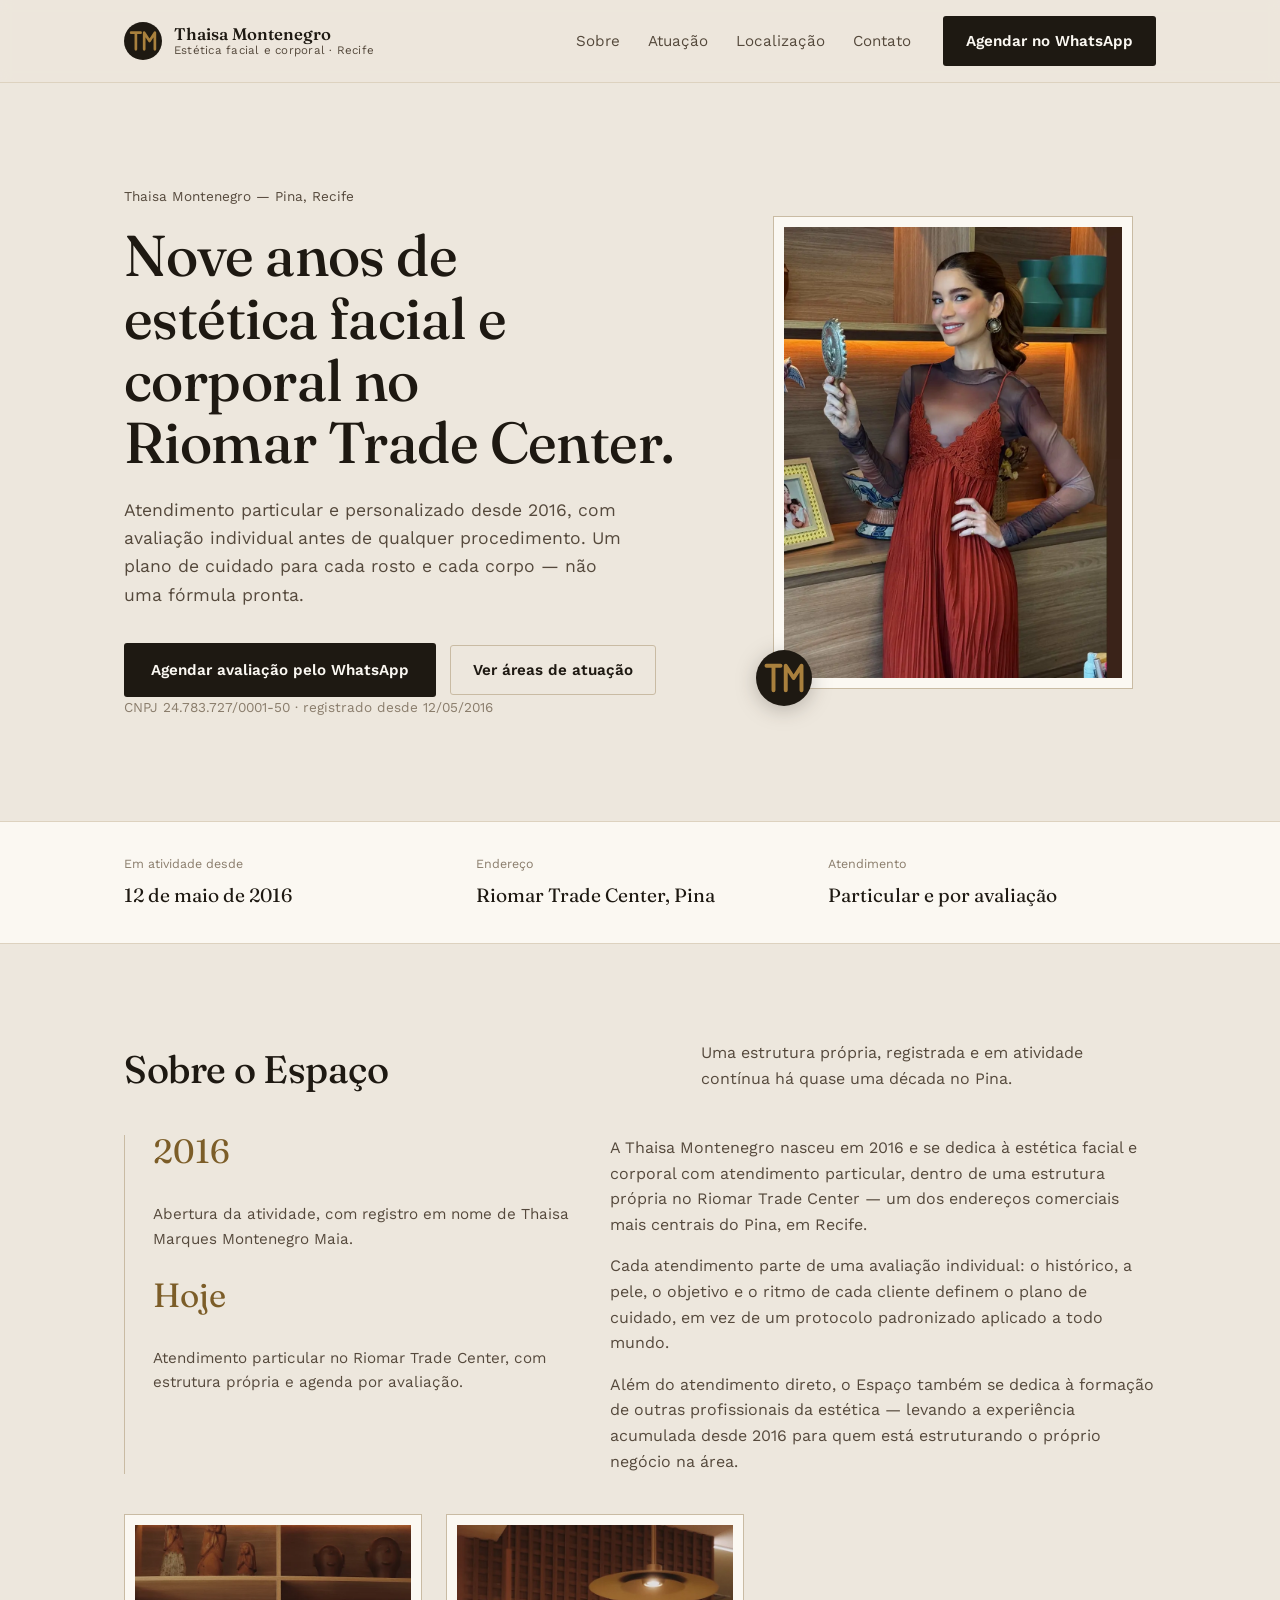
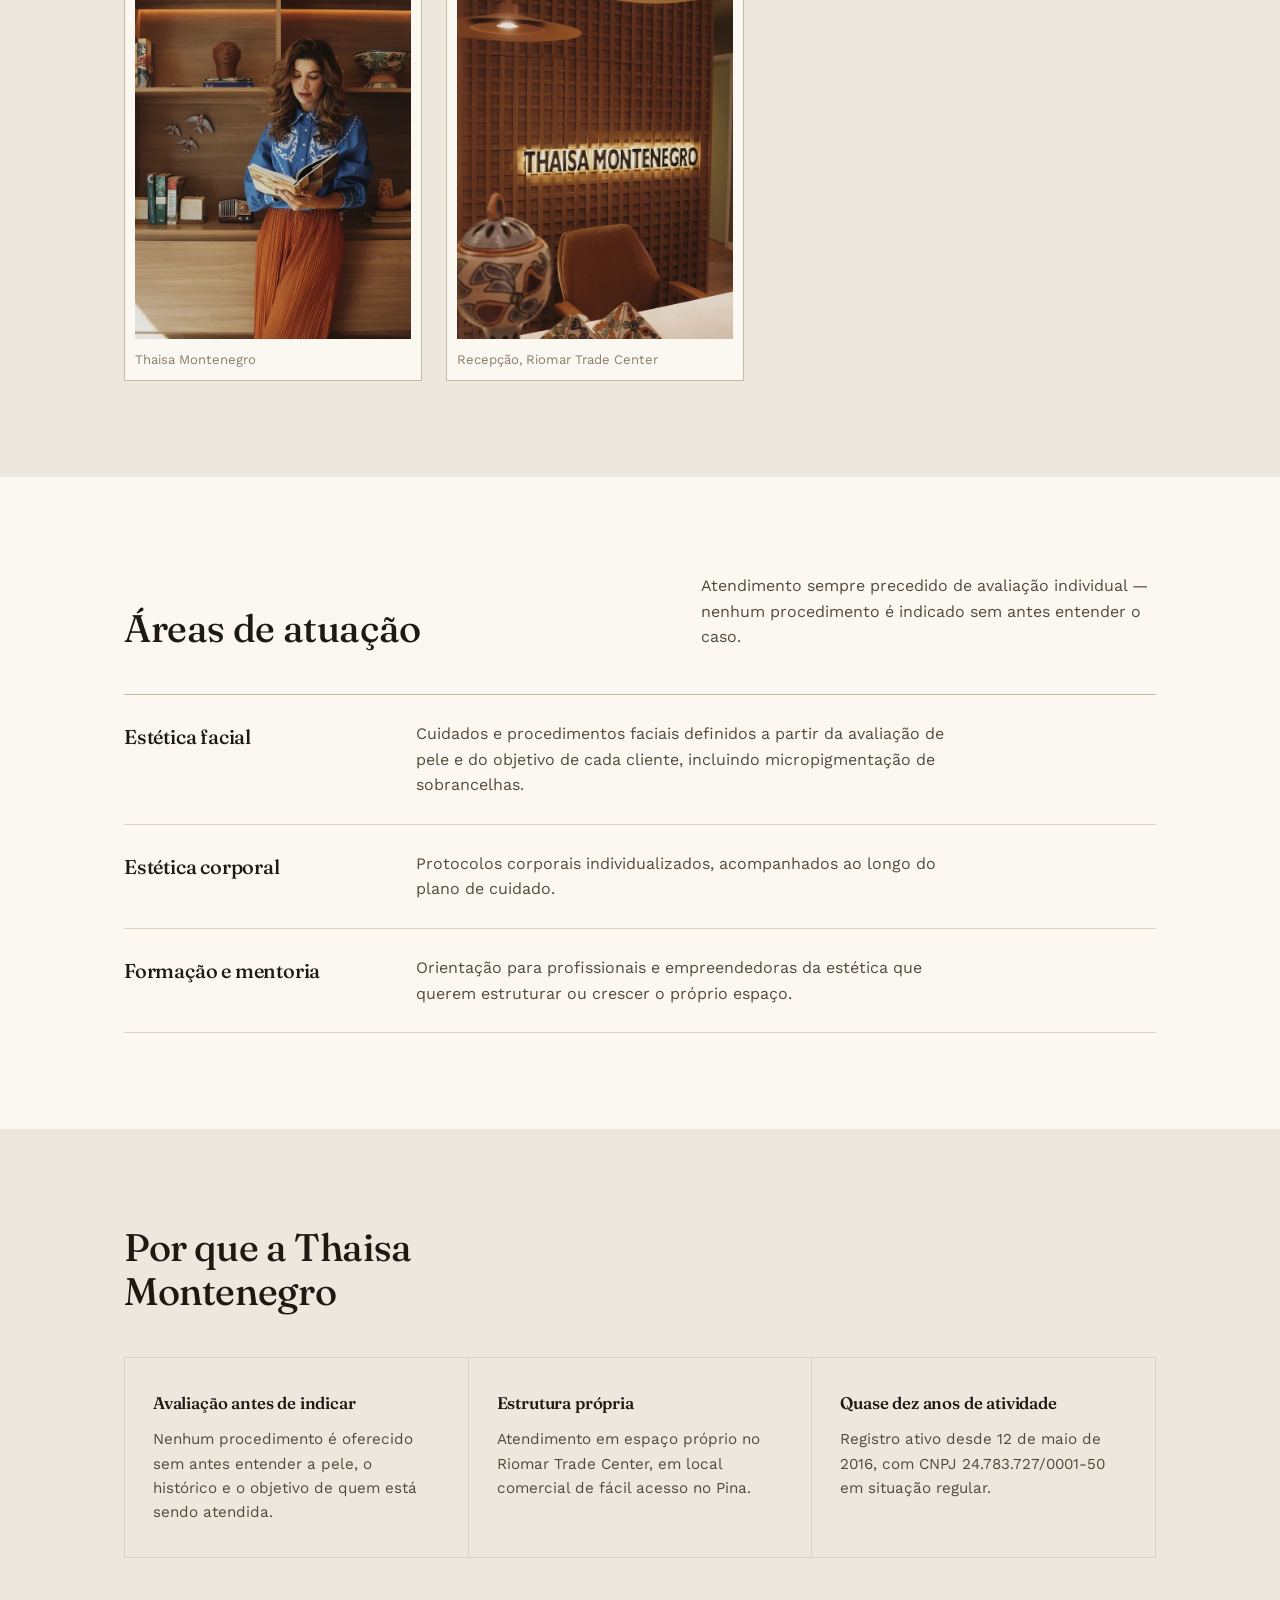
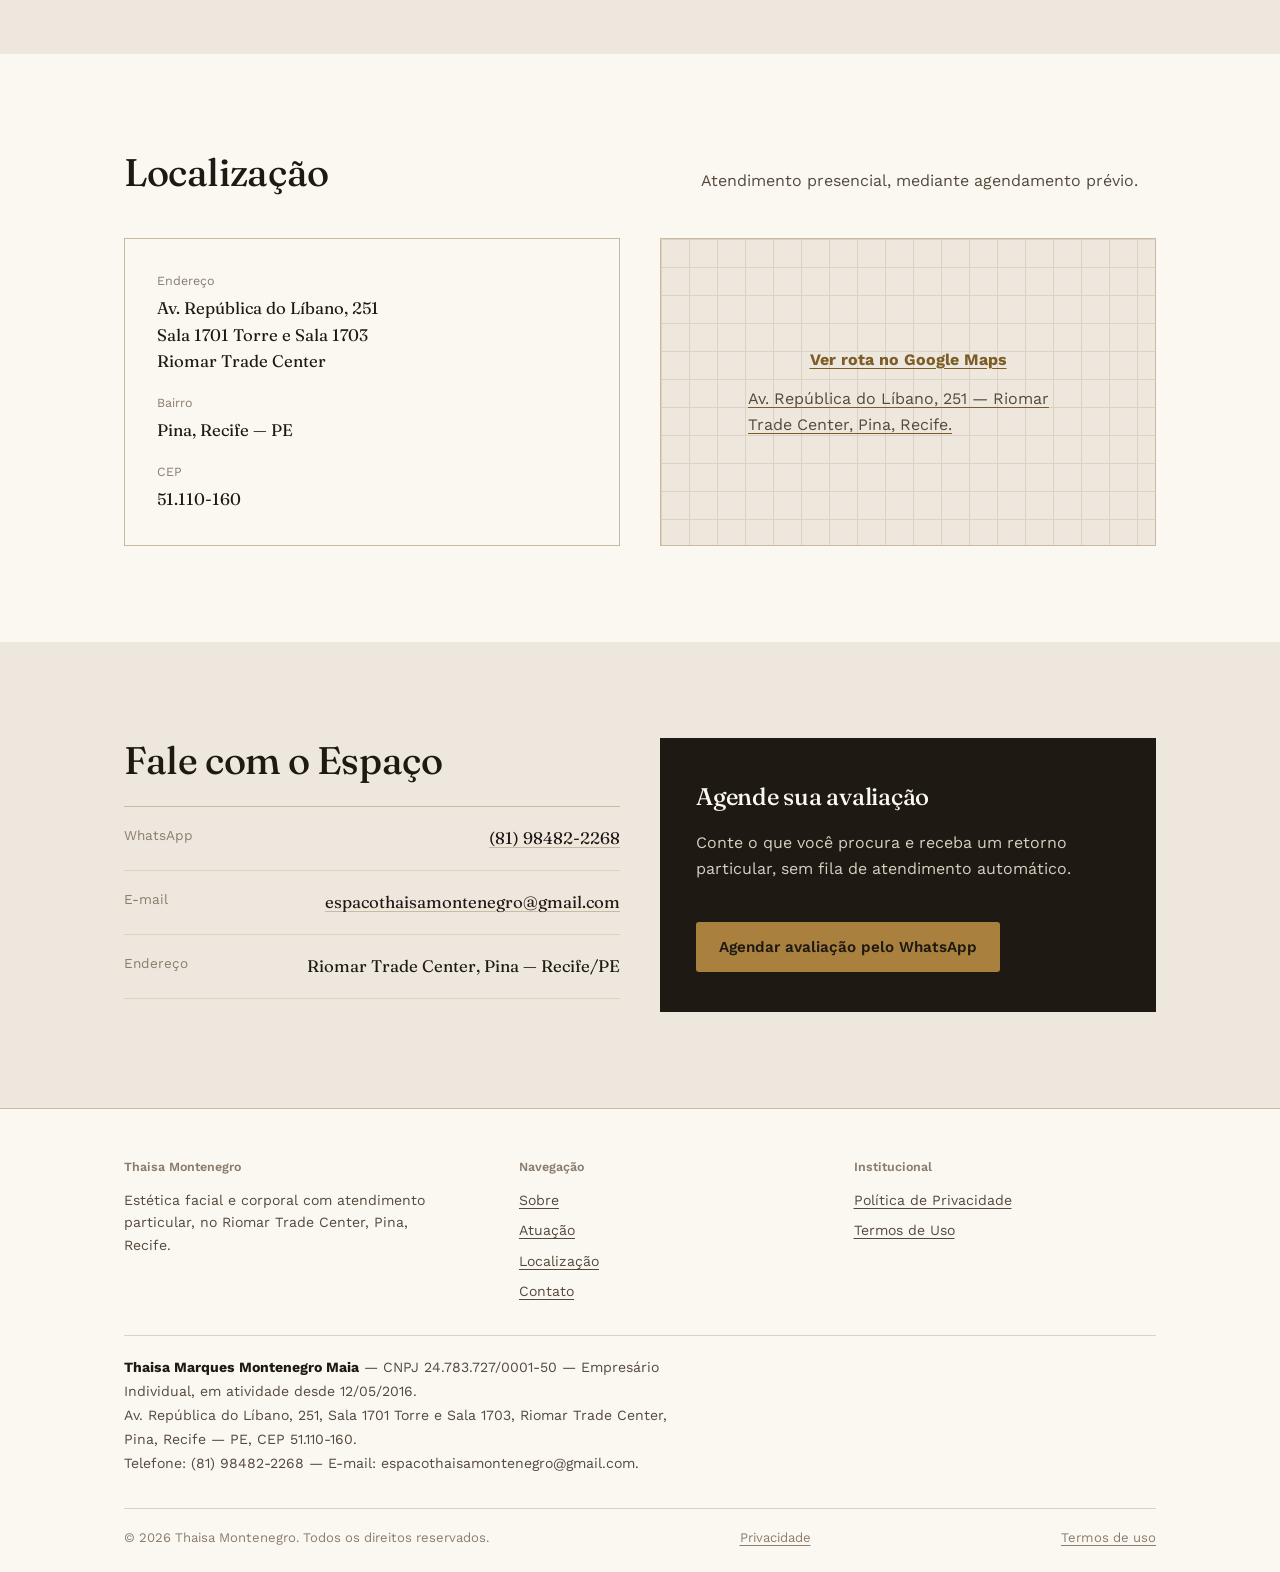
<file: index.html>
<!DOCTYPE html>
<html lang="pt-BR">
<head>
<meta charset="UTF-8">
<meta name="viewport" content="width=device-width, initial-scale=1">
<title>Thaisa Montenegro | Estética Facial e Corporal — Recife, PE</title>
<meta name="description" content="Thaisa Montenegro — estética facial e corporal no Riomar Trade Center, Pina, Recife. Atendimento particular e personalizado desde 2016. Agende uma avaliação.">
<link rel="canonical" href="https://lp.thaisamontenegro.com.br/">
<meta name="facebook-domain-verification" content="zdul8hhx5pyz36vgeh4pfaifzkhyc9" />

<link rel="icon" href="favicon.svg" type="image/svg+xml">
<link rel="alternate icon" href="favicon.svg">

<!-- Open Graph -->
<meta property="og:type" content="business.business">
<meta property="og:site_name" content="Thaisa Montenegro">
<meta property="og:title" content="Thaisa Montenegro | Estética Facial e Corporal — Recife, PE">
<meta property="og:description" content="Estética facial e corporal no Riomar Trade Center, Pina, Recife. Atendimento particular e personalizado desde 2016.">
<meta property="og:url" content="https://lp.thaisamontenegro.com.br/">
<meta property="og:image" content="https://lp.thaisamontenegro.com.br/assets/og-image.png">
<meta property="og:locale" content="pt_BR">

<!-- Twitter -->
<meta name="twitter:card" content="summary_large_image">
<meta name="twitter:title" content="Thaisa Montenegro | Estética Facial e Corporal — Recife, PE">
<meta name="twitter:description" content="Estética facial e corporal no Riomar Trade Center, Pina, Recife. Atendimento particular desde 2016.">
<meta name="twitter:image" content="https://lp.thaisamontenegro.com.br/assets/og-image.png">

<link rel="preconnect" href="https://fonts.googleapis.com">
<link rel="preconnect" href="https://fonts.gstatic.com" crossorigin>
<link href="https://fonts.googleapis.com/css2?family=Fraunces:ital,opsz,wght@0,9..144,380..620;1,9..144,380..500&family=Work+Sans:wght@400;500;600&display=swap" rel="stylesheet">

<link rel="stylesheet" href="styles.css">

<script type="application/ld+json">
{
  "@context": "https://schema.org",
  "@type": "BeautySalon",
  "name": "Thaisa Montenegro",
  "legalName": "Thaisa Marques Montenegro Maia",
  "taxID": "24.783.727/0001-50",
  "foundingDate": "2016-05-12",
  "description": "Estética facial e corporal com atendimento particular e personalizado, no Riomar Trade Center, Pina, Recife.",
  "address": {
    "@type": "PostalAddress",
    "streetAddress": "Av. República do Líbano, 251, Sala 1701 Torre e Sala 1703, Riomar Trade Center",
    "addressLocality": "Recife",
    "addressRegion": "PE",
    "postalCode": "51110-160",
    "addressCountry": "BR"
  },
  "telephone": "+55-81-98482-2268",
  "email": "espacothaisamontenegro@gmail.com",
  "url": "https://lp.thaisamontenegro.com.br/",
  "image": "https://lp.thaisamontenegro.com.br/assets/og-image.png"
}
</script>
</head>
<body>
<a class="skip-link" href="#conteudo">Pular para o conteúdo</a>

<header class="site-header">
  <div class="wrap">
    <a class="brand" href="#topo">
      <svg class="mark" viewBox="0 0 64 64" xmlns="http://www.w3.org/2000/svg" aria-hidden="true">
        <circle cx="32" cy="32" r="32" fill="#1E1912"/>
        <path d="M12 18 L28 18 M20 18 L20 46" fill="none" stroke="#A9803D" stroke-width="4.5" stroke-linecap="round" stroke-linejoin="round"/>
        <path d="M34 46 L34 18 L43 32 L52 18 L52 46" fill="none" stroke="#A9803D" stroke-width="4.5" stroke-linecap="round" stroke-linejoin="round"/>
      </svg>
      <span class="brand-name">
        <strong>Thaisa Montenegro</strong>
        <span>Estética facial e corporal · Recife</span>
      </span>
    </a>

    <button class="nav-toggle" type="button" aria-expanded="false" aria-controls="menu-principal" id="navToggle">
      <svg viewBox="0 0 24 24" fill="none" stroke="currentColor" stroke-width="2" aria-hidden="true"><path d="M3 6h18M3 12h18M3 18h18"/></svg>
      <span class="visually-hidden">Abrir menu</span>
    </button>

    <nav class="main-nav" id="menu-principal">
      <ul class="nav-links">
        <li><a href="#sobre">Sobre</a></li>
        <li><a href="#atuacao">Atuação</a></li>
        <li><a href="#localizacao">Localização</a></li>
        <li><a href="#contato">Contato</a></li>
      </ul>
      <a class="btn btn-primary" href="https://wa.me/5581984822268?text=Ol%C3%A1%2C%20vim%20pelo%20site%20e%20gostaria%20de%20agendar%20uma%20avalia%C3%A7%C3%A3o." data-whatsapp-cta>
        Agendar no WhatsApp
      </a>
    </nav>
  </div>
</header>

<main id="conteudo">

  <section class="hero" id="topo">
    <div class="wrap">
      <div class="hero-copy">
        <p class="kicker">Thaisa Montenegro — Pina, Recife</p>
        <h1>Nove anos de estética facial e corporal no Riomar&nbsp;Trade&nbsp;Center.</h1>
        <p class="lede">Atendimento particular e personalizado desde 2016, com avaliação individual antes de qualquer procedimento. Um plano de cuidado para cada rosto e cada corpo — não uma fórmula pronta.</p>
        <div class="hero-cta">
          <a class="btn btn-primary" href="https://wa.me/5581984822268?text=Ol%C3%A1%2C%20vim%20pelo%20site%20e%20gostaria%20de%20agendar%20uma%20avalia%C3%A7%C3%A3o." data-whatsapp-cta>
            Agendar avaliação pelo WhatsApp
          </a>
          <a class="btn btn-ghost" href="#atuacao">Ver áreas de atuação</a>
        </div>
        <p class="hero-note">CNPJ 24.783.727/0001-50 · registrado desde 12/05/2016</p>
      </div>
      <div class="hero-figure">
        <figure class="hero-portrait">
          <img src="assets/thaisa-hero.webp" width="900" height="1200" alt="Thaisa Montenegro em ambiente decorado com peças artesanais">
          <svg class="hero-portrait-seal" viewBox="0 0 64 64" xmlns="http://www.w3.org/2000/svg" aria-hidden="true">
            <circle cx="32" cy="32" r="32" fill="#1E1912"/>
            <path d="M12 18 L28 18 M20 18 L20 46" fill="none" stroke="#A9803D" stroke-width="4.5" stroke-linecap="round" stroke-linejoin="round"/>
            <path d="M34 46 L34 18 L43 32 L52 18 L52 46" fill="none" stroke="#A9803D" stroke-width="4.5" stroke-linecap="round" stroke-linejoin="round"/>
          </svg>
        </figure>
      </div>
    </div>
  </section>

  <section class="trust-strip">
    <div class="wrap">
      <div class="trust-item">
        <p class="trust-label">Em atividade desde</p>
        <p class="trust-value">12 de maio de 2016</p>
      </div>
      <div class="trust-item">
        <p class="trust-label">Endereço</p>
        <p class="trust-value">Riomar Trade Center, Pina</p>
      </div>
      <div class="trust-item">
        <p class="trust-label">Atendimento</p>
        <p class="trust-value">Particular e por avaliação</p>
      </div>
    </div>
  </section>

  <section class="section" id="sobre">
    <div class="wrap">
      <div class="section-head">
        <h2 class="section-heading">Sobre o Espaço</h2>
        <p class="section-intro">Uma estrutura própria, registrada e em atividade contínua há quase uma década no Pina.</p>
      </div>

      <div class="about-grid">
        <div class="about-timeline">
          <div class="tl-item">
            <p class="tl-year">2016</p>
            <p class="tl-label">Abertura da atividade, com registro em nome de Thaisa Marques Montenegro Maia.</p>
          </div>
          <div class="tl-item">
            <p class="tl-year">Hoje</p>
            <p class="tl-label">Atendimento particular no Riomar Trade Center, com estrutura própria e agenda por avaliação.</p>
          </div>
        </div>

        <div class="about-body">
          <p>A Thaisa Montenegro nasceu em 2016 e se dedica à estética facial e corporal com atendimento particular, dentro de uma estrutura própria no Riomar Trade Center — um dos endereços comerciais mais centrais do Pina, em Recife.</p>
          <p>Cada atendimento parte de uma avaliação individual: o histórico, a pele, o objetivo e o ritmo de cada cliente definem o plano de cuidado, em vez de um protocolo padronizado aplicado a todo mundo.</p>
          <p>Além do atendimento direto, o Espaço também se dedica à formação de outras profissionais da estética — levando a experiência acumulada desde 2016 para quem está estruturando o próprio negócio na área.</p>
        </div>
      </div>

      <div class="about-gallery">
        <figure class="framed-photo">
          <img src="assets/thaisa-sobre.webp" width="680" height="1020" loading="lazy" alt="Thaisa Montenegro em ambiente decorado com peças artesanais, segurando um livro">
          <figcaption>Thaisa Montenegro</figcaption>
        </figure>
        <figure class="framed-photo">
          <img src="assets/espaco-recepcao.webp" width="680" height="1020" loading="lazy" alt="Recepção do espaço, com o nome &quot;Thaisa Montenegro&quot; em letreiro sobre painel de madeira ripada">
          <figcaption>Recepção, Riomar Trade Center</figcaption>
        </figure>
      </div>
    </div>
  </section>

  <section class="section section-alt" id="atuacao">
    <div class="wrap">
      <div class="section-head">
        <h2 class="section-heading">Áreas de atuação</h2>
        <p class="section-intro">Atendimento sempre precedido de avaliação individual — nenhum procedimento é indicado sem antes entender o caso.</p>
      </div>

      <div class="menu-list">
        <div class="menu-row">
          <h3>Estética facial</h3>
          <p>Cuidados e procedimentos faciais definidos a partir da avaliação de pele e do objetivo de cada cliente, incluindo micropigmentação de sobrancelhas.</p>
        </div>
        <div class="menu-row">
          <h3>Estética corporal</h3>
          <p>Protocolos corporais individualizados, acompanhados ao longo do plano de cuidado.</p>
        </div>
        <div class="menu-row">
          <h3>Formação e mentoria</h3>
          <p>Orientação para profissionais e empreendedoras da estética que querem estruturar ou crescer o próprio espaço.</p>
        </div>
      </div>
    </div>
  </section>

  <section class="section">
    <div class="wrap">
      <div class="section-head">
        <h2 class="section-heading">Por que a Thaisa Montenegro</h2>
      </div>

      <div class="diff-grid">
        <div class="diff-card">
          <h3>Avaliação antes de indicar</h3>
          <p>Nenhum procedimento é oferecido sem antes entender a pele, o histórico e o objetivo de quem está sendo atendida.</p>
        </div>
        <div class="diff-card">
          <h3>Estrutura própria</h3>
          <p>Atendimento em espaço próprio no Riomar Trade Center, em local comercial de fácil acesso no Pina.</p>
        </div>
        <div class="diff-card">
          <h3>Quase dez anos de atividade</h3>
          <p>Registro ativo desde 12 de maio de 2016, com CNPJ 24.783.727/0001-50 em situação regular.</p>
        </div>
      </div>
    </div>
  </section>

  <section class="section section-alt" id="localizacao">
    <div class="wrap">
      <div class="section-head">
        <h2 class="section-heading">Localização</h2>
        <p class="section-intro">Atendimento presencial, mediante agendamento prévio.</p>
      </div>

      <div class="location-grid">
        <div class="location-card">
          <dl>
            <dt>Endereço</dt>
            <dd>Av. República do Líbano, 251<br>Sala 1701 Torre e Sala 1703<br>Riomar Trade Center</dd>
            <dt>Bairro</dt>
            <dd>Pina, Recife — PE</dd>
            <dt>CEP</dt>
            <dd>51.110-160</dd>
          </dl>
        </div>

        <a class="map-frame" href="https://www.google.com/maps/search/?api=1&query=Av.+Rep%C3%BAblica+do+L%C3%ADbano%2C+251%2C+Riomar+Trade+Center%2C+Pina%2C+Recife+-+PE%2C+51110-160" target="_blank" rel="noopener">
          <strong>Ver rota no Google Maps</strong>
          <p>Av. República do Líbano, 251 — Riomar Trade Center, Pina, Recife.</p>
        </a>
      </div>
    </div>
  </section>

  <section class="section" id="contato">
    <div class="wrap">
      <div class="contact-grid">
        <div>
          <h2 class="section-heading">Fale com o Espaço</h2>
          <ul class="contact-list">
            <li><span class="c-label">WhatsApp</span><span class="c-value"><a href="https://wa.me/5581984822268?text=Ol%C3%A1%2C%20vim%20pelo%20site%20e%20gostaria%20de%20agendar%20uma%20avalia%C3%A7%C3%A3o." data-whatsapp-cta>(81) 98482-2268</a></span></li>
            <li><span class="c-label">E-mail</span><span class="c-value"><a href="mailto:espacothaisamontenegro@gmail.com">espacothaisamontenegro@gmail.com</a></span></li>
            <li><span class="c-label">Endereço</span><span class="c-value">Riomar Trade Center, Pina — Recife/PE</span></li>
          </ul>
        </div>

        <div class="contact-panel">
          <h3>Agende sua avaliação</h3>
          <p>Conte o que você procura e receba um retorno particular, sem fila de atendimento automático.</p>
          <a class="btn btn-primary" href="https://wa.me/5581984822268?text=Ol%C3%A1%2C%20vim%20pelo%20site%20e%20gostaria%20de%20agendar%20uma%20avalia%C3%A7%C3%A3o." data-whatsapp-cta>
            Agendar avaliação pelo WhatsApp
          </a>
        </div>
      </div>
    </div>
  </section>

</main>

<footer class="site-footer">
  <div class="wrap">
    <div class="footer-grid">
      <div class="footer-col">
        <h4>Thaisa Montenegro</h4>
        <p class="footer-tagline">Estética facial e corporal com atendimento particular, no Riomar Trade Center, Pina, Recife.</p>
      </div>
      <div class="footer-col">
        <h4>Navegação</h4>
        <ul>
          <li><a href="#sobre">Sobre</a></li>
          <li><a href="#atuacao">Atuação</a></li>
          <li><a href="#localizacao">Localização</a></li>
          <li><a href="#contato">Contato</a></li>
        </ul>
      </div>
      <div class="footer-col">
        <h4>Institucional</h4>
        <ul>
          <li><a href="politica-de-privacidade.html">Política de Privacidade</a></li>
          <li><a href="termos-de-uso.html">Termos de Uso</a></li>
        </ul>
      </div>
    </div>

    <div class="legal-block">
      <p><strong>Thaisa Marques Montenegro Maia</strong> — CNPJ 24.783.727/0001-50 — Empresário Individual, em atividade desde 12/05/2016.<br>
      Av. República do Líbano, 251, Sala 1701 Torre e Sala 1703, Riomar Trade Center, Pina, Recife — PE, CEP 51.110-160.<br>
      Telefone: (81) 98482-2268 — E-mail: espacothaisamontenegro@gmail.com.</p>
    </div>

    <div class="footer-bottom">
      <span>© <span id="anoAtual">2026</span> Thaisa Montenegro. Todos os direitos reservados.</span>
      <a href="politica-de-privacidade.html">Privacidade</a>
      <a href="termos-de-uso.html">Termos de uso</a>
    </div>
  </div>
</footer>

<script src="script.js" defer></script>
</body>
</html>
</file>
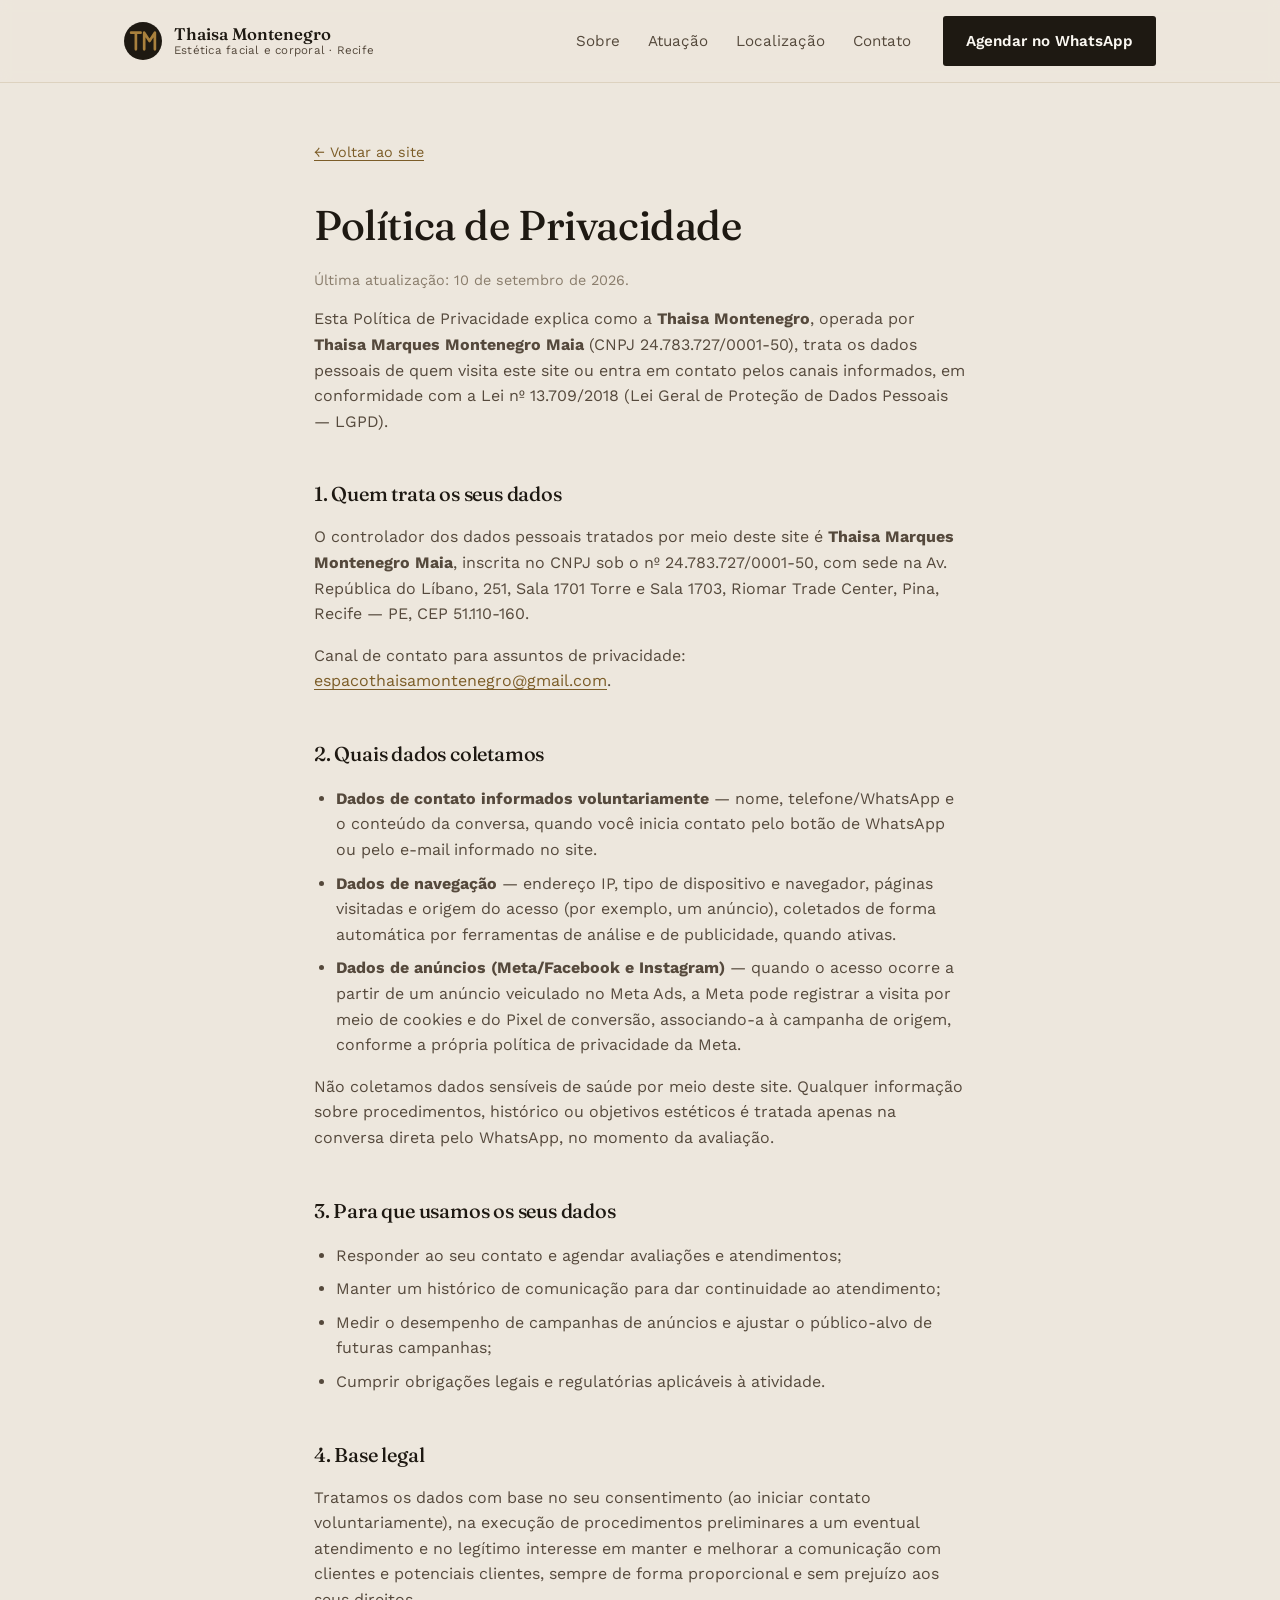
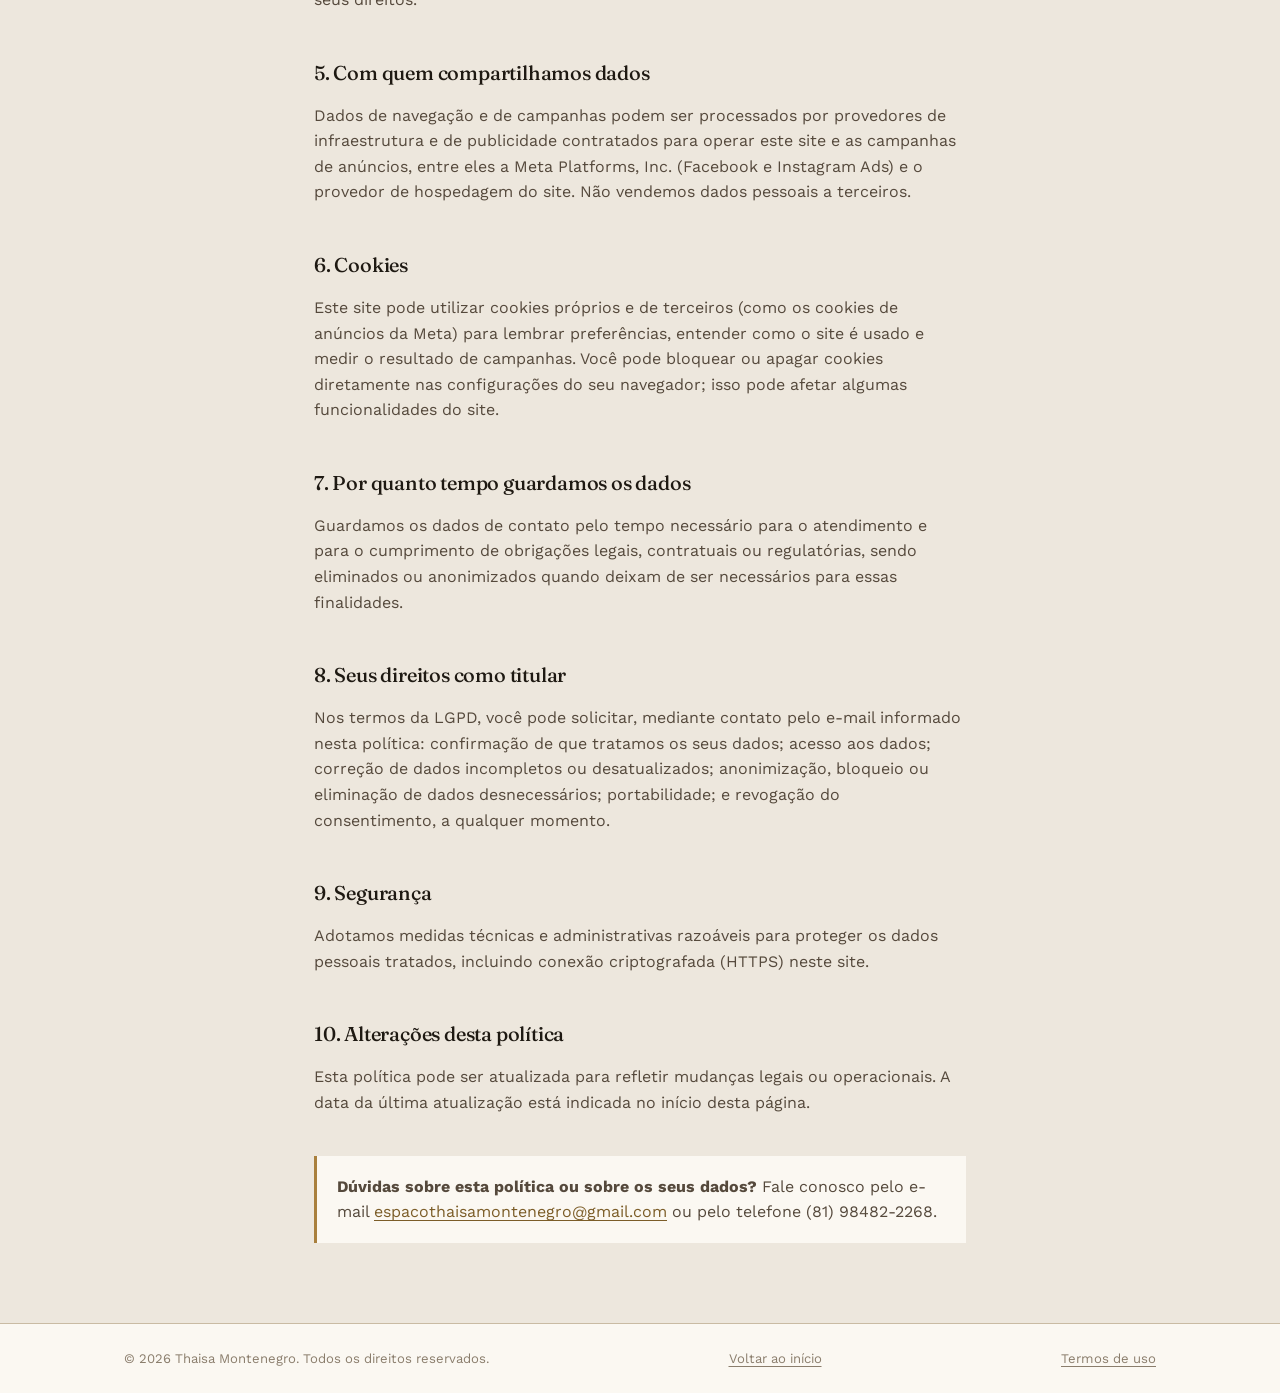
<file: politica-de-privacidade.html>
<!DOCTYPE html>
<html lang="pt-BR">
<head>
<meta charset="UTF-8">
<meta name="viewport" content="width=device-width, initial-scale=1">
<title>Política de Privacidade | Thaisa Montenegro</title>
<meta name="description" content="Política de Privacidade da Thaisa Montenegro — como tratamos os dados pessoais de quem visita este site e entra em contato pelo WhatsApp.">
<link rel="canonical" href="https://lp.thaisamontenegro.com.br/politica-de-privacidade.html">
<link rel="icon" href="favicon.svg" type="image/svg+xml">

<link rel="preconnect" href="https://fonts.googleapis.com">
<link rel="preconnect" href="https://fonts.gstatic.com" crossorigin>
<link href="https://fonts.googleapis.com/css2?family=Fraunces:ital,opsz,wght@0,9..144,380..620;1,9..144,380..500&family=Work+Sans:wght@400;500;600&display=swap" rel="stylesheet">
<link rel="stylesheet" href="styles.css">
</head>
<body>
<a class="skip-link" href="#conteudo">Pular para o conteúdo</a>

<header class="site-header">
  <div class="wrap">
    <a class="brand" href="index.html">
      <svg class="mark" viewBox="0 0 64 64" xmlns="http://www.w3.org/2000/svg" aria-hidden="true">
        <circle cx="32" cy="32" r="32" fill="#1E1912"/>
        <path d="M12 18 L28 18 M20 18 L20 46" fill="none" stroke="#A9803D" stroke-width="4.5" stroke-linecap="round" stroke-linejoin="round"/>
        <path d="M34 46 L34 18 L43 32 L52 18 L52 46" fill="none" stroke="#A9803D" stroke-width="4.5" stroke-linecap="round" stroke-linejoin="round"/>
      </svg>
      <span class="brand-name">
        <strong>Thaisa Montenegro</strong>
        <span>Estética facial e corporal · Recife</span>
      </span>
    </a>
    <button class="nav-toggle" type="button" aria-expanded="false" aria-controls="menu-principal" id="navToggle">
      <svg viewBox="0 0 24 24" fill="none" stroke="currentColor" stroke-width="2" aria-hidden="true"><path d="M3 6h18M3 12h18M3 18h18"/></svg>
      <span class="visually-hidden">Abrir menu</span>
    </button>
    <nav class="main-nav" id="menu-principal">
      <ul class="nav-links">
        <li><a href="index.html#sobre">Sobre</a></li>
        <li><a href="index.html#atuacao">Atuação</a></li>
        <li><a href="index.html#localizacao">Localização</a></li>
        <li><a href="index.html#contato">Contato</a></li>
      </ul>
      <a class="btn btn-primary" href="https://wa.me/5581984822268?text=Ol%C3%A1%2C%20vim%20pelo%20site%20e%20gostaria%20de%20agendar%20uma%20avalia%C3%A7%C3%A3o." data-whatsapp-cta>Agendar no WhatsApp</a>
    </nav>
  </div>
</header>

<main id="conteudo" class="legal-page">
  <div class="wrap">
    <a class="back-link" href="index.html">← Voltar ao site</a>
    <h1>Política de Privacidade</h1>
    <p class="updated">Última atualização: 10 de setembro de 2026.</p>

    <p>Esta Política de Privacidade explica como a <strong>Thaisa Montenegro</strong>, operada por <strong>Thaisa Marques Montenegro Maia</strong> (CNPJ 24.783.727/0001-50), trata os dados pessoais de quem visita este site ou entra em contato pelos canais informados, em conformidade com a Lei nº 13.709/2018 (Lei Geral de Proteção de Dados Pessoais — LGPD).</p>

    <h2>1. Quem trata os seus dados</h2>
    <p>O controlador dos dados pessoais tratados por meio deste site é <strong>Thaisa Marques Montenegro Maia</strong>, inscrita no CNPJ sob o nº 24.783.727/0001-50, com sede na Av. República do Líbano, 251, Sala 1701 Torre e Sala 1703, Riomar Trade Center, Pina, Recife — PE, CEP 51.110-160.</p>
    <p>Canal de contato para assuntos de privacidade: <a href="mailto:espacothaisamontenegro@gmail.com">espacothaisamontenegro@gmail.com</a>.</p>

    <h2>2. Quais dados coletamos</h2>
    <ul>
      <li><strong>Dados de contato informados voluntariamente</strong> — nome, telefone/WhatsApp e o conteúdo da conversa, quando você inicia contato pelo botão de WhatsApp ou pelo e-mail informado no site.</li>
      <li><strong>Dados de navegação</strong> — endereço IP, tipo de dispositivo e navegador, páginas visitadas e origem do acesso (por exemplo, um anúncio), coletados de forma automática por ferramentas de análise e de publicidade, quando ativas.</li>
      <li><strong>Dados de anúncios (Meta/Facebook e Instagram)</strong> — quando o acesso ocorre a partir de um anúncio veiculado no Meta Ads, a Meta pode registrar a visita por meio de cookies e do Pixel de conversão, associando-a à campanha de origem, conforme a própria política de privacidade da Meta.</li>
    </ul>
    <p>Não coletamos dados sensíveis de saúde por meio deste site. Qualquer informação sobre procedimentos, histórico ou objetivos estéticos é tratada apenas na conversa direta pelo WhatsApp, no momento da avaliação.</p>

    <h2>3. Para que usamos os seus dados</h2>
    <ul>
      <li>Responder ao seu contato e agendar avaliações e atendimentos;</li>
      <li>Manter um histórico de comunicação para dar continuidade ao atendimento;</li>
      <li>Medir o desempenho de campanhas de anúncios e ajustar o público-alvo de futuras campanhas;</li>
      <li>Cumprir obrigações legais e regulatórias aplicáveis à atividade.</li>
    </ul>

    <h2>4. Base legal</h2>
    <p>Tratamos os dados com base no seu consentimento (ao iniciar contato voluntariamente), na execução de procedimentos preliminares a um eventual atendimento e no legítimo interesse em manter e melhorar a comunicação com clientes e potenciais clientes, sempre de forma proporcional e sem prejuízo aos seus direitos.</p>

    <h2>5. Com quem compartilhamos dados</h2>
    <p>Dados de navegação e de campanhas podem ser processados por provedores de infraestrutura e de publicidade contratados para operar este site e as campanhas de anúncios, entre eles a Meta Platforms, Inc. (Facebook e Instagram Ads) e o provedor de hospedagem do site. Não vendemos dados pessoais a terceiros.</p>

    <h2>6. Cookies</h2>
    <p>Este site pode utilizar cookies próprios e de terceiros (como os cookies de anúncios da Meta) para lembrar preferências, entender como o site é usado e medir o resultado de campanhas. Você pode bloquear ou apagar cookies diretamente nas configurações do seu navegador; isso pode afetar algumas funcionalidades do site.</p>

    <h2>7. Por quanto tempo guardamos os dados</h2>
    <p>Guardamos os dados de contato pelo tempo necessário para o atendimento e para o cumprimento de obrigações legais, contratuais ou regulatórias, sendo eliminados ou anonimizados quando deixam de ser necessários para essas finalidades.</p>

    <h2>8. Seus direitos como titular</h2>
    <p>Nos termos da LGPD, você pode solicitar, mediante contato pelo e-mail informado nesta política: confirmação de que tratamos os seus dados; acesso aos dados; correção de dados incompletos ou desatualizados; anonimização, bloqueio ou eliminação de dados desnecessários; portabilidade; e revogação do consentimento, a qualquer momento.</p>

    <h2>9. Segurança</h2>
    <p>Adotamos medidas técnicas e administrativas razoáveis para proteger os dados pessoais tratados, incluindo conexão criptografada (HTTPS) neste site.</p>

    <h2>10. Alterações desta política</h2>
    <p>Esta política pode ser atualizada para refletir mudanças legais ou operacionais. A data da última atualização está indicada no início desta página.</p>

    <div class="legal-emergency-notice">
      <p><strong>Dúvidas sobre esta política ou sobre os seus dados?</strong> Fale conosco pelo e-mail <a href="mailto:espacothaisamontenegro@gmail.com">espacothaisamontenegro@gmail.com</a> ou pelo telefone (81) 98482-2268.</p>
    </div>
  </div>
</main>

<footer class="site-footer">
  <div class="wrap">
    <div class="footer-bottom-simple">
      <span>© <span id="anoAtual">2026</span> Thaisa Montenegro. Todos os direitos reservados.</span>
      <a href="index.html">Voltar ao início</a>
      <a href="termos-de-uso.html">Termos de uso</a>
    </div>
  </div>
</footer>

<script src="script.js" defer></script>
</body>
</html>
</file>
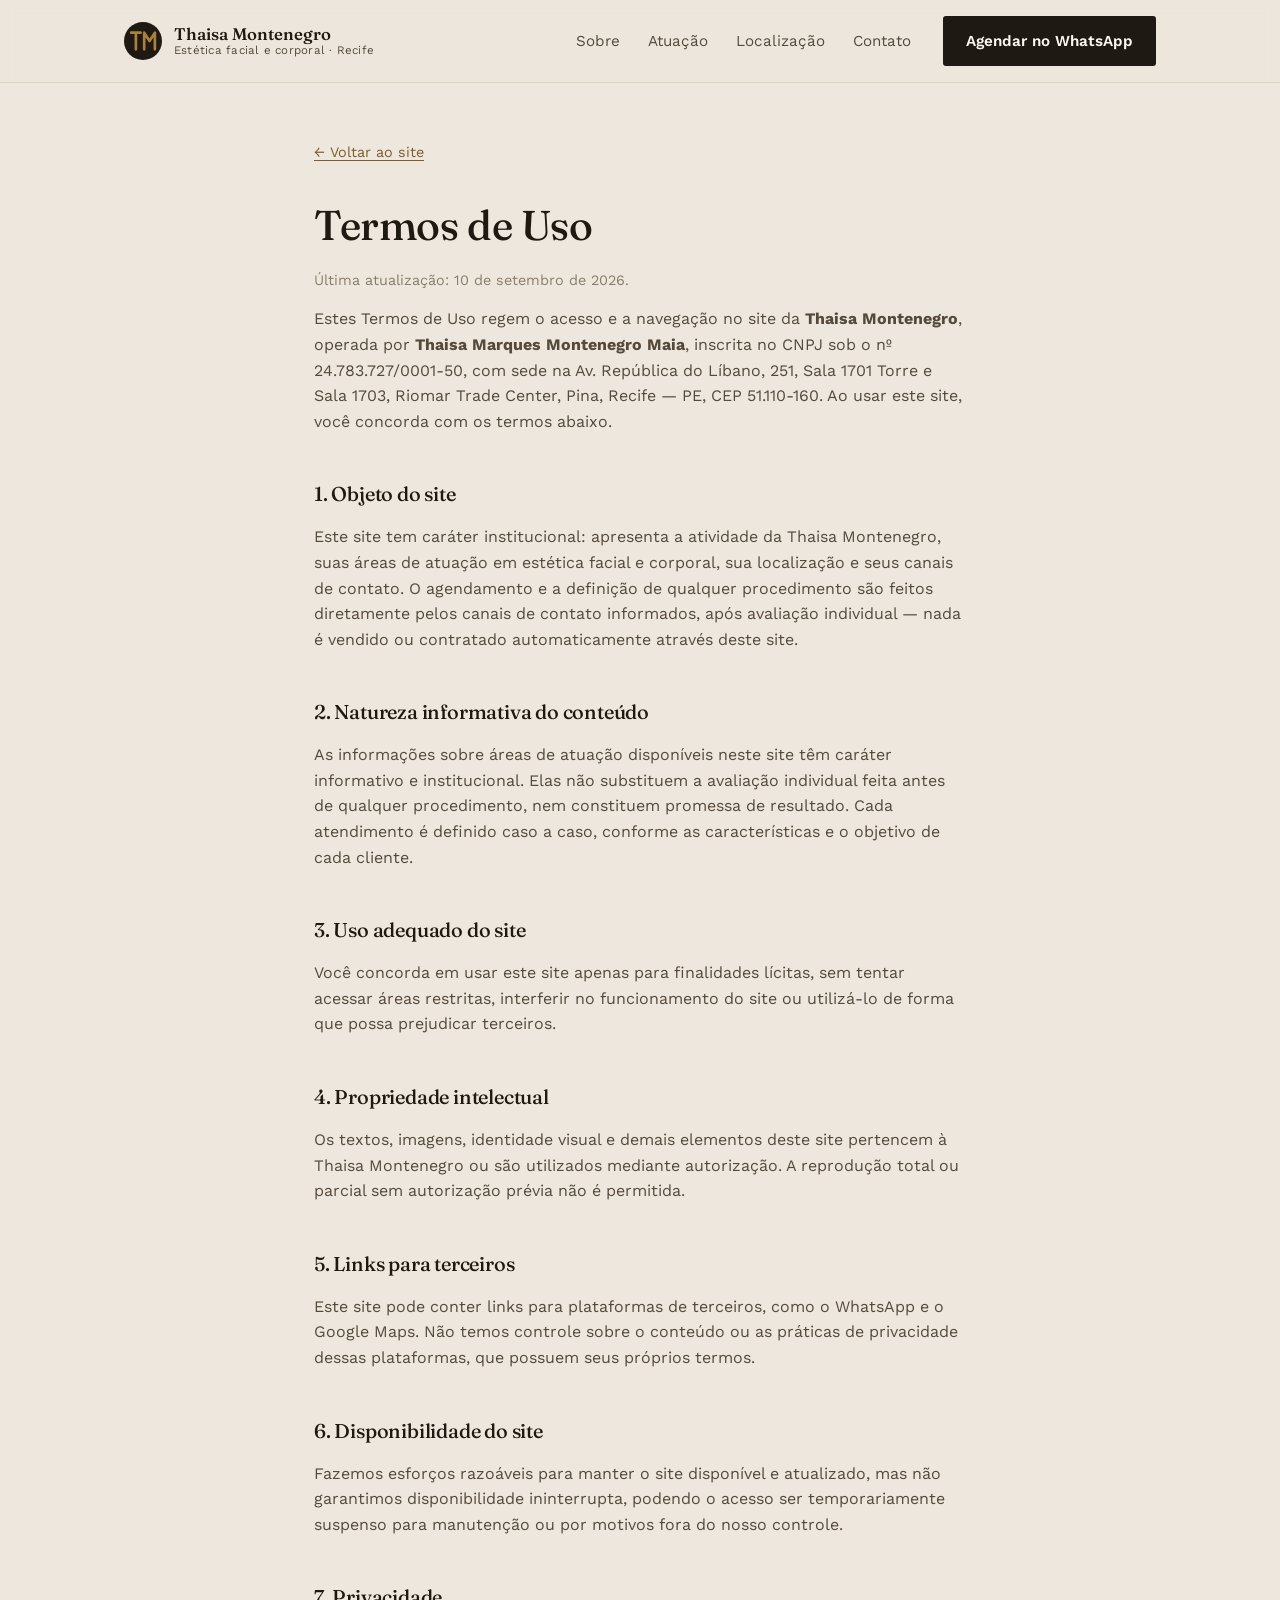
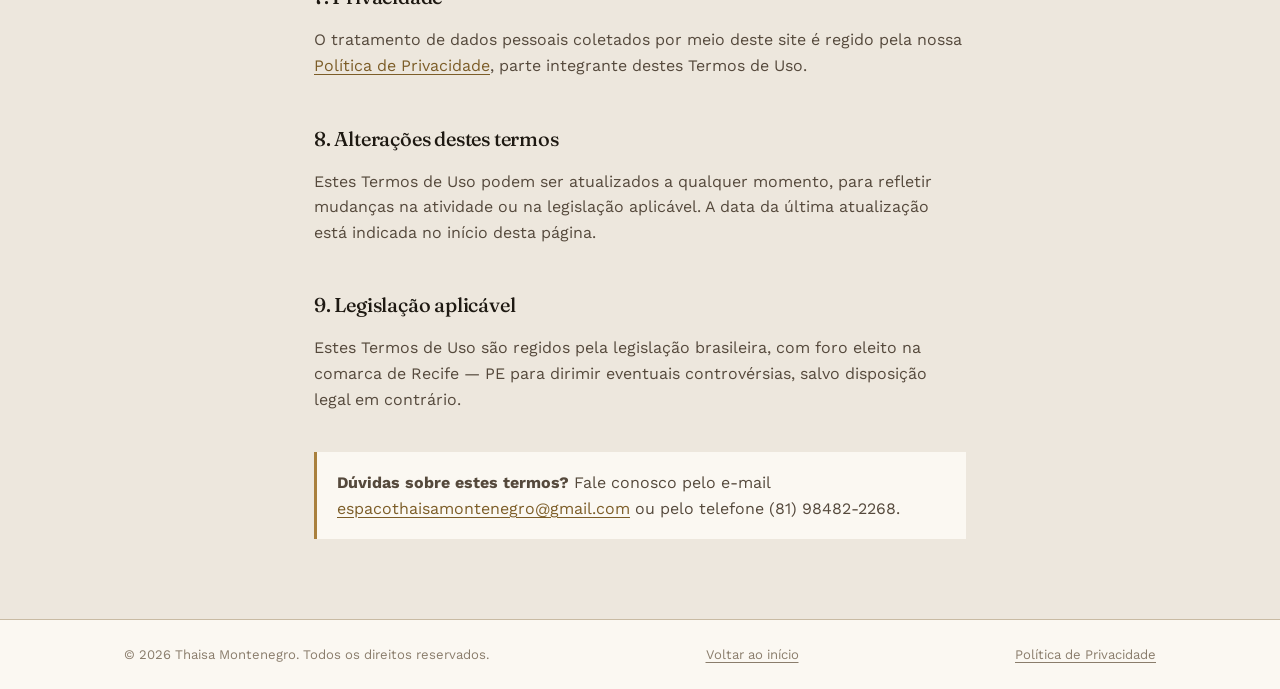
<file: termos-de-uso.html>
<!DOCTYPE html>
<html lang="pt-BR">
<head>
<meta charset="UTF-8">
<meta name="viewport" content="width=device-width, initial-scale=1">
<title>Termos de Uso | Thaisa Montenegro</title>
<meta name="description" content="Termos de Uso do site da Thaisa Montenegro.">
<link rel="canonical" href="https://lp.thaisamontenegro.com.br/termos-de-uso.html">
<link rel="icon" href="favicon.svg" type="image/svg+xml">

<link rel="preconnect" href="https://fonts.googleapis.com">
<link rel="preconnect" href="https://fonts.gstatic.com" crossorigin>
<link href="https://fonts.googleapis.com/css2?family=Fraunces:ital,opsz,wght@0,9..144,380..620;1,9..144,380..500&family=Work+Sans:wght@400;500;600&display=swap" rel="stylesheet">
<link rel="stylesheet" href="styles.css">
</head>
<body>
<a class="skip-link" href="#conteudo">Pular para o conteúdo</a>

<header class="site-header">
  <div class="wrap">
    <a class="brand" href="index.html">
      <svg class="mark" viewBox="0 0 64 64" xmlns="http://www.w3.org/2000/svg" aria-hidden="true">
        <circle cx="32" cy="32" r="32" fill="#1E1912"/>
        <path d="M12 18 L28 18 M20 18 L20 46" fill="none" stroke="#A9803D" stroke-width="4.5" stroke-linecap="round" stroke-linejoin="round"/>
        <path d="M34 46 L34 18 L43 32 L52 18 L52 46" fill="none" stroke="#A9803D" stroke-width="4.5" stroke-linecap="round" stroke-linejoin="round"/>
      </svg>
      <span class="brand-name">
        <strong>Thaisa Montenegro</strong>
        <span>Estética facial e corporal · Recife</span>
      </span>
    </a>
    <button class="nav-toggle" type="button" aria-expanded="false" aria-controls="menu-principal" id="navToggle">
      <svg viewBox="0 0 24 24" fill="none" stroke="currentColor" stroke-width="2" aria-hidden="true"><path d="M3 6h18M3 12h18M3 18h18"/></svg>
      <span class="visually-hidden">Abrir menu</span>
    </button>
    <nav class="main-nav" id="menu-principal">
      <ul class="nav-links">
        <li><a href="index.html#sobre">Sobre</a></li>
        <li><a href="index.html#atuacao">Atuação</a></li>
        <li><a href="index.html#localizacao">Localização</a></li>
        <li><a href="index.html#contato">Contato</a></li>
      </ul>
      <a class="btn btn-primary" href="https://wa.me/5581984822268?text=Ol%C3%A1%2C%20vim%20pelo%20site%20e%20gostaria%20de%20agendar%20uma%20avalia%C3%A7%C3%A3o." data-whatsapp-cta>Agendar no WhatsApp</a>
    </nav>
  </div>
</header>

<main id="conteudo" class="legal-page">
  <div class="wrap">
    <a class="back-link" href="index.html">← Voltar ao site</a>
    <h1>Termos de Uso</h1>
    <p class="updated">Última atualização: 10 de setembro de 2026.</p>

    <p>Estes Termos de Uso regem o acesso e a navegação no site da <strong>Thaisa Montenegro</strong>, operada por <strong>Thaisa Marques Montenegro Maia</strong>, inscrita no CNPJ sob o nº 24.783.727/0001-50, com sede na Av. República do Líbano, 251, Sala 1701 Torre e Sala 1703, Riomar Trade Center, Pina, Recife — PE, CEP 51.110-160. Ao usar este site, você concorda com os termos abaixo.</p>

    <h2>1. Objeto do site</h2>
    <p>Este site tem caráter institucional: apresenta a atividade da Thaisa Montenegro, suas áreas de atuação em estética facial e corporal, sua localização e seus canais de contato. O agendamento e a definição de qualquer procedimento são feitos diretamente pelos canais de contato informados, após avaliação individual — nada é vendido ou contratado automaticamente através deste site.</p>

    <h2>2. Natureza informativa do conteúdo</h2>
    <p>As informações sobre áreas de atuação disponíveis neste site têm caráter informativo e institucional. Elas não substituem a avaliação individual feita antes de qualquer procedimento, nem constituem promessa de resultado. Cada atendimento é definido caso a caso, conforme as características e o objetivo de cada cliente.</p>

    <h2>3. Uso adequado do site</h2>
    <p>Você concorda em usar este site apenas para finalidades lícitas, sem tentar acessar áreas restritas, interferir no funcionamento do site ou utilizá-lo de forma que possa prejudicar terceiros.</p>

    <h2>4. Propriedade intelectual</h2>
    <p>Os textos, imagens, identidade visual e demais elementos deste site pertencem à Thaisa Montenegro ou são utilizados mediante autorização. A reprodução total ou parcial sem autorização prévia não é permitida.</p>

    <h2>5. Links para terceiros</h2>
    <p>Este site pode conter links para plataformas de terceiros, como o WhatsApp e o Google Maps. Não temos controle sobre o conteúdo ou as práticas de privacidade dessas plataformas, que possuem seus próprios termos.</p>

    <h2>6. Disponibilidade do site</h2>
    <p>Fazemos esforços razoáveis para manter o site disponível e atualizado, mas não garantimos disponibilidade ininterrupta, podendo o acesso ser temporariamente suspenso para manutenção ou por motivos fora do nosso controle.</p>

    <h2>7. Privacidade</h2>
    <p>O tratamento de dados pessoais coletados por meio deste site é regido pela nossa <a href="politica-de-privacidade.html">Política de Privacidade</a>, parte integrante destes Termos de Uso.</p>

    <h2>8. Alterações destes termos</h2>
    <p>Estes Termos de Uso podem ser atualizados a qualquer momento, para refletir mudanças na atividade ou na legislação aplicável. A data da última atualização está indicada no início desta página.</p>

    <h2>9. Legislação aplicável</h2>
    <p>Estes Termos de Uso são regidos pela legislação brasileira, com foro eleito na comarca de Recife — PE para dirimir eventuais controvérsias, salvo disposição legal em contrário.</p>

    <div class="legal-emergency-notice">
      <p><strong>Dúvidas sobre estes termos?</strong> Fale conosco pelo e-mail <a href="mailto:espacothaisamontenegro@gmail.com">espacothaisamontenegro@gmail.com</a> ou pelo telefone (81) 98482-2268.</p>
    </div>
  </div>
</main>

<footer class="site-footer">
  <div class="wrap">
    <div class="footer-bottom-simple">
      <span>© <span id="anoAtual">2026</span> Thaisa Montenegro. Todos os direitos reservados.</span>
      <a href="index.html">Voltar ao início</a>
      <a href="politica-de-privacidade.html">Política de Privacidade</a>
    </div>
  </div>
</footer>

<script src="script.js" defer></script>
</body>
</html>
</file>
<file: styles.css>
/* ==========================================================================
   Thaisa Montenegro — design system
   Paleta: pedra quente + tinta profunda + latão envelhecido
   Tipografia: Fraunces (display) + Work Sans (texto/UI)
   ========================================================================== */

:root {
  --bg: #ede7dd;
  --surface: #fbf8f2;
  --ink: #1e1912;
  --ink-soft: #55493c;
  --ink-faint: #8a7d6c;
  --gold: #a9803d;
  --gold-deep: #7c5d28;
  --clay: #7a3f2c;
  --line: #ddd2bf;
  --line-strong: #c9bb a3;
  --line-strong: #c9bba3;

  --serif: "Fraunces", "Iowan Old Style", "Palatino Linotype", Georgia, serif;
  --sans: "Work Sans", "Segoe UI", -apple-system, BlinkMacSystemFont, Helvetica, Arial, sans-serif;

  --max: 1160px;
  --pad: clamp(20px, 5vw, 64px);
}

* { box-sizing: border-box; }

html { scroll-behavior: smooth; }

@media (prefers-reduced-motion: reduce) {
  html { scroll-behavior: auto; }
  * { animation-duration: 0.01ms !important; animation-iteration-count: 1 !important; transition-duration: 0.01ms !important; }
}

body {
  margin: 0;
  background: var(--bg);
  color: var(--ink);
  font-family: var(--sans);
  font-size: 16px;
  line-height: 1.6;
  -webkit-font-smoothing: antialiased;
  text-rendering: optimizeLegibility;
}

img, svg { max-width: 100%; display: block; }

a { color: var(--gold-deep); text-decoration-thickness: 1px; text-underline-offset: 3px; }
a:hover { color: var(--clay); }

:focus-visible {
  outline: 2px solid var(--clay);
  outline-offset: 3px;
}

.wrap {
  max-width: var(--max);
  margin: 0 auto;
  padding-left: var(--pad);
  padding-right: var(--pad);
}

.visually-hidden {
  position: absolute;
  width: 1px; height: 1px;
  overflow: hidden;
  clip: rect(0 0 0 0);
  white-space: nowrap;
}

h1, h2, h3 {
  font-family: var(--serif);
  font-weight: 480;
  letter-spacing: -0.01em;
  margin: 0;
  color: var(--ink);
}

p { margin: 0 0 1em; max-width: 62ch; }
p:last-child { margin-bottom: 0; }

.section-heading {
  font-size: clamp(1.8rem, 3vw, 2.6rem);
  line-height: 1.15;
  max-width: 20ch;
}

/* ---------- skip link ---------- */
.skip-link {
  position: absolute;
  left: -9999px;
  top: 0;
  background: var(--ink);
  color: var(--surface);
  padding: 12px 20px;
  z-index: 100;
}
.skip-link:focus {
  left: var(--pad);
  top: 12px;
}

/* ---------- header ---------- */
.site-header {
  position: sticky;
  top: 0;
  z-index: 40;
  background: rgba(237, 231, 221, 0.92);
  backdrop-filter: saturate(140%) blur(6px);
  border-bottom: 1px solid var(--line);
}

.site-header .wrap {
  display: flex;
  align-items: center;
  justify-content: space-between;
  padding-top: 16px;
  padding-bottom: 16px;
  gap: 24px;
}

.brand {
  display: flex;
  align-items: center;
  gap: 12px;
  text-decoration: none;
  color: var(--ink);
}

.brand .mark { width: 38px; height: 38px; flex: none; }

.brand-name {
  font-family: var(--serif);
  font-size: 1.05rem;
  line-height: 1.15;
}
.brand-name strong { display: block; font-weight: 560; }
.brand-name span { display: block; font-size: 0.72rem; color: var(--ink-soft); font-family: var(--sans); letter-spacing: 0.02em; }

.main-nav {
  display: flex;
  align-items: center;
  gap: 32px;
}

.main-nav .nav-links {
  display: flex;
  gap: 28px;
  list-style: none;
  margin: 0;
  padding: 0;
}

.main-nav .nav-links a {
  color: var(--ink-soft);
  text-decoration: none;
  font-size: 0.95rem;
}
.main-nav .nav-links a:hover { color: var(--clay); }

.btn {
  display: inline-flex;
  align-items: center;
  gap: 8px;
  border-radius: 3px;
  padding: 12px 22px;
  font-family: var(--sans);
  font-size: 0.95rem;
  font-weight: 600;
  text-decoration: none;
  border: 1px solid transparent;
  cursor: pointer;
  transition: background-color 160ms ease, color 160ms ease, border-color 160ms ease;
}

.btn-primary {
  background: var(--ink);
  color: var(--surface);
}
.btn-primary:hover { background: var(--clay); color: var(--surface); }

.btn-ghost {
  background: transparent;
  color: var(--ink);
  border-color: var(--line-strong);
}
.btn-ghost:hover { border-color: var(--clay); color: var(--clay); }

.nav-toggle {
  display: none;
  background: none;
  border: 1px solid var(--line-strong);
  border-radius: 3px;
  padding: 8px 10px;
  cursor: pointer;
}
.nav-toggle svg { width: 20px; height: 20px; }

/* ---------- hero ---------- */
.hero {
  padding-top: clamp(56px, 8vw, 104px);
  padding-bottom: clamp(56px, 8vw, 104px);
}

.hero .wrap {
  display: grid;
  grid-template-columns: 1.15fr 0.85fr;
  gap: clamp(32px, 6vw, 80px);
  align-items: center;
}

.hero-copy .kicker {
  font-family: var(--sans);
  font-size: 0.85rem;
  color: var(--ink-soft);
  margin: 0 0 18px;
}

.hero-copy h1 {
  font-size: clamp(2.4rem, 5vw, 3.6rem);
  line-height: 1.08;
  max-width: 14ch;
}

.hero-copy .lede {
  margin-top: 22px;
  font-size: 1.1rem;
  color: var(--ink-soft);
  max-width: 46ch;
}

.hero-cta {
  margin-top: 34px;
  display: flex;
  flex-wrap: wrap;
  gap: 14px;
  align-items: center;
}

.hero-cta .btn-primary { padding: 14px 26px; }

.hero-note {
  font-size: 0.85rem;
  color: var(--ink-faint);
}

.hero-figure {
  position: relative;
  display: flex;
  align-items: center;
  justify-content: center;
}

.hero-portrait {
  position: relative;
  margin: 0;
  max-width: 360px;
  width: 100%;
  border: 1px solid var(--line-strong);
  padding: 10px;
  background: var(--surface);
}

.hero-portrait img {
  width: 100%;
  height: auto;
  aspect-ratio: 3 / 4;
  object-fit: cover;
}

.hero-portrait-seal {
  position: absolute;
  bottom: -18px;
  left: -18px;
  width: 56px;
  height: 56px;
  filter: drop-shadow(0 4px 10px rgba(30, 25, 18, 0.25));
}

/* ---------- trust strip ---------- */
.trust-strip {
  border-top: 1px solid var(--line);
  border-bottom: 1px solid var(--line);
  background: var(--surface);
}

.trust-strip .wrap {
  display: grid;
  grid-template-columns: repeat(3, 1fr);
  gap: 24px;
  padding-top: 32px;
  padding-bottom: 32px;
}

.trust-item .trust-label {
  font-size: 0.78rem;
  color: var(--ink-faint);
  margin-bottom: 6px;
}

.trust-item .trust-value {
  font-family: var(--serif);
  font-size: 1.2rem;
  color: var(--ink);
}

/* ---------- generic section ---------- */
.section {
  padding-top: clamp(56px, 8vw, 96px);
  padding-bottom: clamp(56px, 8vw, 96px);
}

.section-alt { background: var(--surface); }

.section-head {
  display: grid;
  grid-template-columns: 1fr;
  gap: 20px;
  margin-bottom: 44px;
}

@media (min-width: 780px) {
  .section-head { grid-template-columns: 1.1fr 0.9fr; align-items: end; }
}

.section-head .section-intro {
  color: var(--ink-soft);
  align-self: end;
}

/* ---------- about ---------- */
.about-grid {
  display: grid;
  grid-template-columns: 1fr;
  gap: 40px;
}

@media (min-width: 780px) {
  .about-grid { grid-template-columns: 0.9fr 1.1fr; }
}

.about-timeline {
  border-left: 1px solid var(--line-strong);
  padding-left: 28px;
}

.about-timeline .tl-year {
  font-family: var(--serif);
  font-size: 2.1rem;
  color: var(--gold-deep);
  line-height: 1;
}

.about-timeline .tl-label {
  margin-top: 6px;
  color: var(--ink-soft);
  font-size: 0.95rem;
}

.about-timeline .tl-item + .tl-item { margin-top: 28px; }

.about-body p { color: var(--ink-soft); }
.about-body p + p { margin-top: 1em; }

.about-gallery {
  display: grid;
  grid-template-columns: 1fr;
  gap: 24px;
  margin-top: 40px;
}

@media (min-width: 700px) {
  .about-gallery { grid-template-columns: 1fr 1fr; max-width: 620px; }
}

.framed-photo {
  margin: 0;
  border: 1px solid var(--line-strong);
  padding: 10px;
  background: var(--surface);
}

.framed-photo img {
  width: 100%;
  height: auto;
  aspect-ratio: 2 / 3;
  object-fit: cover;
  display: block;
}

.framed-photo figcaption {
  margin-top: 10px;
  font-size: 0.82rem;
  color: var(--ink-faint);
}

/* ---------- services (menu style list) ---------- */
.menu-list {
  border-top: 1px solid var(--line-strong);
}

.menu-row {
  display: grid;
  grid-template-columns: 1fr;
  gap: 6px;
  padding: 26px 0;
  border-bottom: 1px solid var(--line);
}

@media (min-width: 700px) {
  .menu-row { grid-template-columns: 260px 1fr; gap: 32px; }
}

.menu-row h3 {
  font-size: 1.25rem;
  font-weight: 500;
}

.menu-row p { color: var(--ink-soft); margin: 0; max-width: 56ch; }

/* ---------- differentials ---------- */
.diff-grid {
  display: grid;
  grid-template-columns: 1fr;
  gap: 1px;
  background: var(--line);
  border: 1px solid var(--line);
}

@media (min-width: 700px) {
  .diff-grid { grid-template-columns: repeat(3, 1fr); }
}

.diff-card {
  background: var(--bg);
  padding: 32px 28px;
}

.diff-card h3 {
  font-size: 1.05rem;
  font-weight: 560;
  margin-bottom: 10px;
}

.diff-card p { color: var(--ink-soft); font-size: 0.95rem; margin: 0; }

/* ---------- location ---------- */
.location-grid {
  display: grid;
  grid-template-columns: 1fr;
  gap: 40px;
}

@media (min-width: 780px) {
  .location-grid { grid-template-columns: 1fr 1fr; }
}

.location-card {
  border: 1px solid var(--line-strong);
  padding: 32px;
  background: var(--surface);
}

.location-card dl { margin: 0; }
.location-card dt {
  font-size: 0.78rem;
  color: var(--ink-faint);
  margin-top: 18px;
}
.location-card dt:first-child { margin-top: 0; }
.location-card dd {
  margin: 4px 0 0;
  font-family: var(--serif);
  font-size: 1.05rem;
}

.map-frame {
  border: 1px solid var(--line-strong);
  min-height: 260px;
  display: flex;
  align-items: center;
  justify-content: center;
  flex-direction: column;
  gap: 14px;
  padding: 32px;
  text-align: left;
  background: var(--bg);
  background-image:
    linear-gradient(var(--line) 1px, transparent 1px),
    linear-gradient(90deg, var(--line) 1px, transparent 1px);
  background-size: 28px 28px;
}

.map-frame p { color: var(--ink-soft); max-width: 32ch; }

/* ---------- contact ---------- */
.contact-grid {
  display: grid;
  grid-template-columns: 1fr;
  gap: 40px;
}

@media (min-width: 780px) {
  .contact-grid { grid-template-columns: 1fr 1fr; }
}

.contact-list {
  list-style: none;
  margin: 24px 0 0;
  padding: 0;
  border-top: 1px solid var(--line-strong);
}

.contact-list li {
  padding: 18px 0;
  border-bottom: 1px solid var(--line);
  display: flex;
  justify-content: space-between;
  gap: 16px;
  flex-wrap: wrap;
}

.contact-list .c-label { color: var(--ink-faint); font-size: 0.85rem; }
.contact-list .c-value { font-family: var(--serif); font-size: 1.05rem; }
.contact-list .c-value a { color: var(--ink); text-decoration-color: var(--line-strong); }
.contact-list .c-value a:hover { color: var(--clay); text-decoration-color: var(--clay); }

.contact-panel {
  background: var(--ink);
  color: var(--surface);
  padding: 40px 36px;
}

.contact-panel h3 {
  color: var(--surface);
  font-size: 1.5rem;
  max-width: 16ch;
}

.contact-panel p { color: #d8cfc0; margin-top: 14px; }

.contact-panel .btn-primary {
  margin-top: 24px;
  background: var(--gold);
  color: var(--ink);
}
.contact-panel .btn-primary:hover { background: var(--surface); }

/* ---------- footer ---------- */
.site-footer {
  border-top: 1px solid var(--line-strong);
  background: var(--surface);
  font-size: 0.88rem;
  color: var(--ink-soft);
}

.footer-grid {
  display: grid;
  grid-template-columns: 1fr;
  gap: 32px;
  padding-top: 48px;
  padding-bottom: 32px;
}

@media (min-width: 780px) {
  .footer-grid { grid-template-columns: 1.2fr 1fr 1fr; }
}

.footer-col h4 {
  font-family: var(--sans);
  font-size: 0.78rem;
  color: var(--ink-faint);
  margin: 0 0 12px;
  font-weight: 600;
}

.footer-col ul { list-style: none; margin: 0; padding: 0; }
.footer-col li + li { margin-top: 8px; }
.footer-col a { color: var(--ink-soft); }

.footer-col .footer-tagline { max-width: 34ch; color: var(--ink-soft); }

.footer-bottom-simple {
  border-top: none;
  padding-top: 24px;
  padding-bottom: 24px;
  display: flex;
  flex-wrap: wrap;
  gap: 12px 24px;
  justify-content: space-between;
  font-size: 0.82rem;
  color: var(--ink-faint);
}
.footer-bottom-simple a { color: var(--ink-faint); }

.legal-block {
  border-top: 1px solid var(--line);
  padding-top: 20px;
  padding-bottom: 32px;
  line-height: 1.7;
}

.legal-block strong { color: var(--ink); }

.footer-bottom {
  border-top: 1px solid var(--line);
  padding-top: 18px;
  padding-bottom: 24px;
  display: flex;
  flex-wrap: wrap;
  gap: 12px 24px;
  justify-content: space-between;
  font-size: 0.82rem;
  color: var(--ink-faint);
}

.footer-bottom a { color: var(--ink-faint); }

/* ---------- legal pages (política / termos) ---------- */
.legal-page {
  padding-top: 56px;
  padding-bottom: 80px;
}

.legal-page .wrap { max-width: 780px; }

.legal-page h1 {
  font-size: clamp(1.9rem, 4vw, 2.6rem);
}

.legal-page .updated { color: var(--ink-faint); font-size: 0.9rem; margin-top: 10px; }

.legal-page h2 {
  font-size: 1.25rem;
  margin-top: 44px;
  margin-bottom: 14px;
}

.legal-page p, .legal-page li { color: var(--ink-soft); max-width: 68ch; }
.legal-page ul, .legal-page ol { padding-left: 22px; }
.legal-page li + li { margin-top: 8px; }

.legal-emergency-notice {
  margin-top: 40px;
  padding: 18px 20px;
  border-left: 3px solid var(--gold);
  background: var(--surface);
}

.back-link { display: inline-block; margin-bottom: 28px; font-size: 0.9rem; }

/* ---------- responsive nav ---------- */
@media (max-width: 860px) {
  .nav-toggle { display: inline-flex; align-items: center; justify-content: center; }

  .main-nav {
    position: fixed;
    inset: 0 0 0 auto;
    width: min(320px, 84vw);
    background: var(--surface);
    flex-direction: column;
    align-items: stretch;
    padding: 96px 28px 28px;
    gap: 28px;
    transform: translateX(100%);
    transition: transform 220ms ease;
    box-shadow: -8px 0 30px rgba(30, 25, 18, 0.15);
  }

  .main-nav.is-open { transform: translateX(0); }

  .main-nav .nav-links {
    flex-direction: column;
    gap: 20px;
  }

  .main-nav .nav-links a { font-size: 1.05rem; }

  .hero .wrap { grid-template-columns: 1fr; }
  .hero-figure { order: -1; margin-bottom: 8px; }
  .hero-portrait { max-width: 240px; }
}

@media (max-width: 700px) {
  .trust-strip .wrap { grid-template-columns: 1fr; gap: 18px; }
}
</file>
